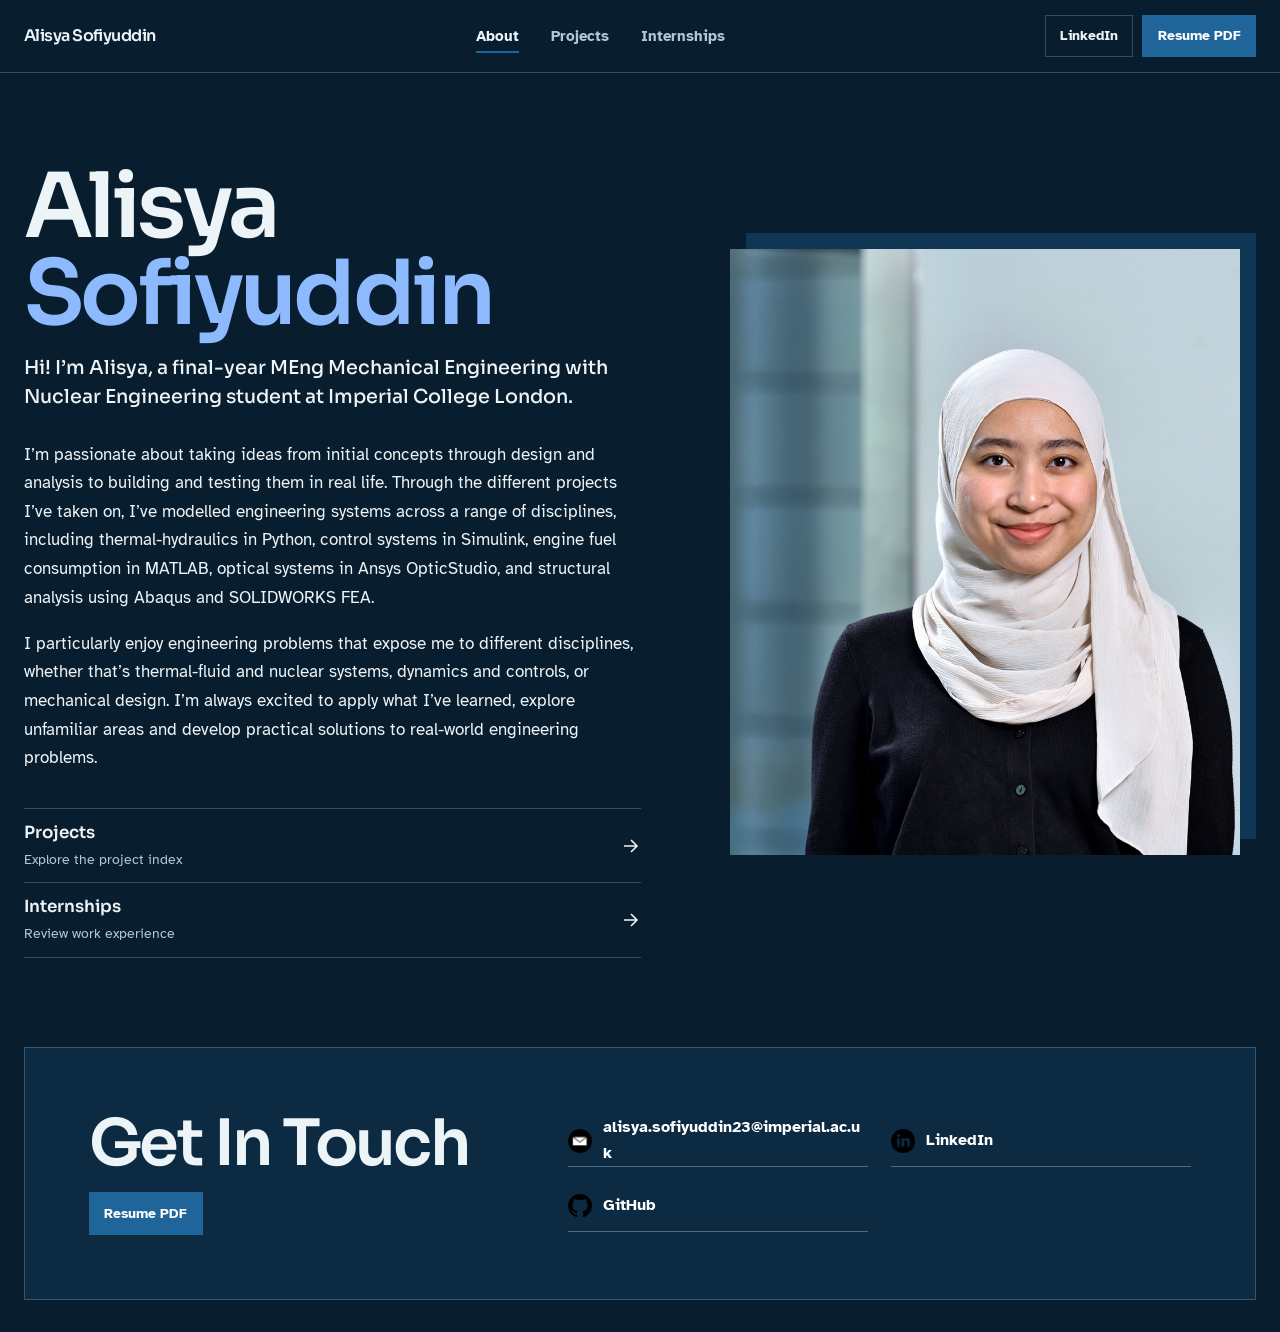
<file: index.html>
<!doctype html>
<html lang="en">
<head>
  <meta charset="utf-8">
  <meta name="viewport" content="width=device-width, initial-scale=1">
  <meta name="theme-color" content="#081d2e">
  <meta name="description" content="Alisya Sofiyuddin, final-year MEng Mechanical Engineering with Nuclear Engineering student at Imperial College London.">
  <title>Alisya Sofiyuddin | About</title>
  <link rel="preload" href="./assets/fonts/sora-latin.woff2" as="font" type="font/woff2" crossorigin>
  <link rel="preload" href="./assets/fonts/atkinson-hyperlegible-regular.ttf" as="font" type="font/ttf" crossorigin>
  <link rel="stylesheet" href="./styles.css">
  <script src="./assets/main.js" defer></script>
</head>
<body>
  <a class="skip-link" href="#main">Skip to content</a>
  <header class="site-header">
    <div class="header-inner">
      <a class="wordmark" href="./index.html#about">Alisya Sofiyuddin</a>
      <nav class="site-nav" aria-label="Main navigation">
        <a href="./index.html#about" aria-current="page">About</a>
        <a href="./projects.html">Projects</a>
        <a href="./internships.html">Internships</a>
      </nav>
      <div class="header-actions">
        <a class="action action-contact" href="https://www.linkedin.com/in/nawal-alisya-mohd-sofiyuddin-039b1524b" target="_blank" rel="noopener noreferrer">LinkedIn</a>
        <a class="action action-resume" href="./assets/Alisya-Sofiyuddin-CV.pdf" target="_blank" rel="noopener">Resume PDF</a>
      </div>
    </div>
  </header>
  <main id="main" class="home-page">
  <section class="home-hero" id="about" aria-labelledby="page-title">
  <div class="hero-copy">
    <div class="hero-introduction">
        <h1 id="page-title">Alisya <span>Sofiyuddin</span></h1>
        <p class="degree">Hi! I’m Alisya, a final-year MEng Mechanical Engineering with Nuclear Engineering student at Imperial College London.</p>
      </div>
    <div class="hero-bio readable-copy">
        <p>I’m passionate about taking ideas from initial concepts through design and analysis to building and testing them in real life. Through the different projects I’ve taken on, I’ve modelled engineering systems across a range of disciplines, including thermal-hydraulics in Python, control systems in Simulink, engine fuel consumption in MATLAB, optical systems in Ansys OpticStudio, and structural analysis using Abaqus and SOLIDWORKS FEA.</p>
        <p>I particularly enjoy engineering problems that expose me to different disciplines, whether that’s thermal-fluid and nuclear systems, dynamics and controls, or mechanical design. I’m always excited to apply what I’ve learned, explore unfamiliar areas and develop practical solutions to real-world engineering problems.</p>
      </div>
    <nav class="hero-paths" aria-label="Explore the portfolio"><a class="hero-path" href="./projects.html"><span><strong>Projects</strong><small>Explore the project index</small></span><svg aria-hidden="true" viewBox="0 0 20 20"><path d="M3 10h13M10 4l6 6-6 6"/></svg></a><a class="hero-path" href="./internships.html"><span><strong>Internships</strong><small>Review work experience</small></span><svg aria-hidden="true" viewBox="0 0 20 20"><path d="M3 10h13M10 4l6 6-6 6"/></svg></a></nav>
  </div>
  <figure class="hero-portrait">
        <img src="./assets/images/591247_ecf56cebf92b455d874b6db072a7bd75~mv2.jpg" alt="Alisya Sofiyuddin" fetchpriority="high" decoding="async">
      </figure>
</section>
</main>
  <footer class="home-contact" id="contact" aria-labelledby="contact-title">
    <div class="footer-main">
      <h2 id="contact-title">Get In Touch</h2>
      <a class="action action-resume" href="./assets/Alisya-Sofiyuddin-CV.pdf" target="_blank" rel="noopener">Resume PDF</a>
    </div>
    <nav class="social-links" aria-label="Contact and social links">
      <a href="mailto:alisya.sofiyuddin23@imperial.ac.uk"><img src="./assets/images/591247_1e1db5848d414c7887131cccd44219f3~mv2.png" alt="">alisya.sofiyuddin23@imperial.ac.uk</a>
      <a href="https://www.linkedin.com/in/nawal-alisya-mohd-sofiyuddin-039b1524b" target="_blank" rel="noopener noreferrer"><img src="./assets/images/11062b_a06d85fa94d64ef68680321f5a043a8c~mv2.png" alt="">LinkedIn</a>
      <a href="https://github.com/n-sya?tab=repositories" target="_blank" rel="noopener noreferrer"><img src="./assets/images/11062b_138b4018ea8244fcb5137cb0e98361f3~mv2.png" alt="">GitHub</a>
    </nav>
  </footer>
</body>
</html>
</file>
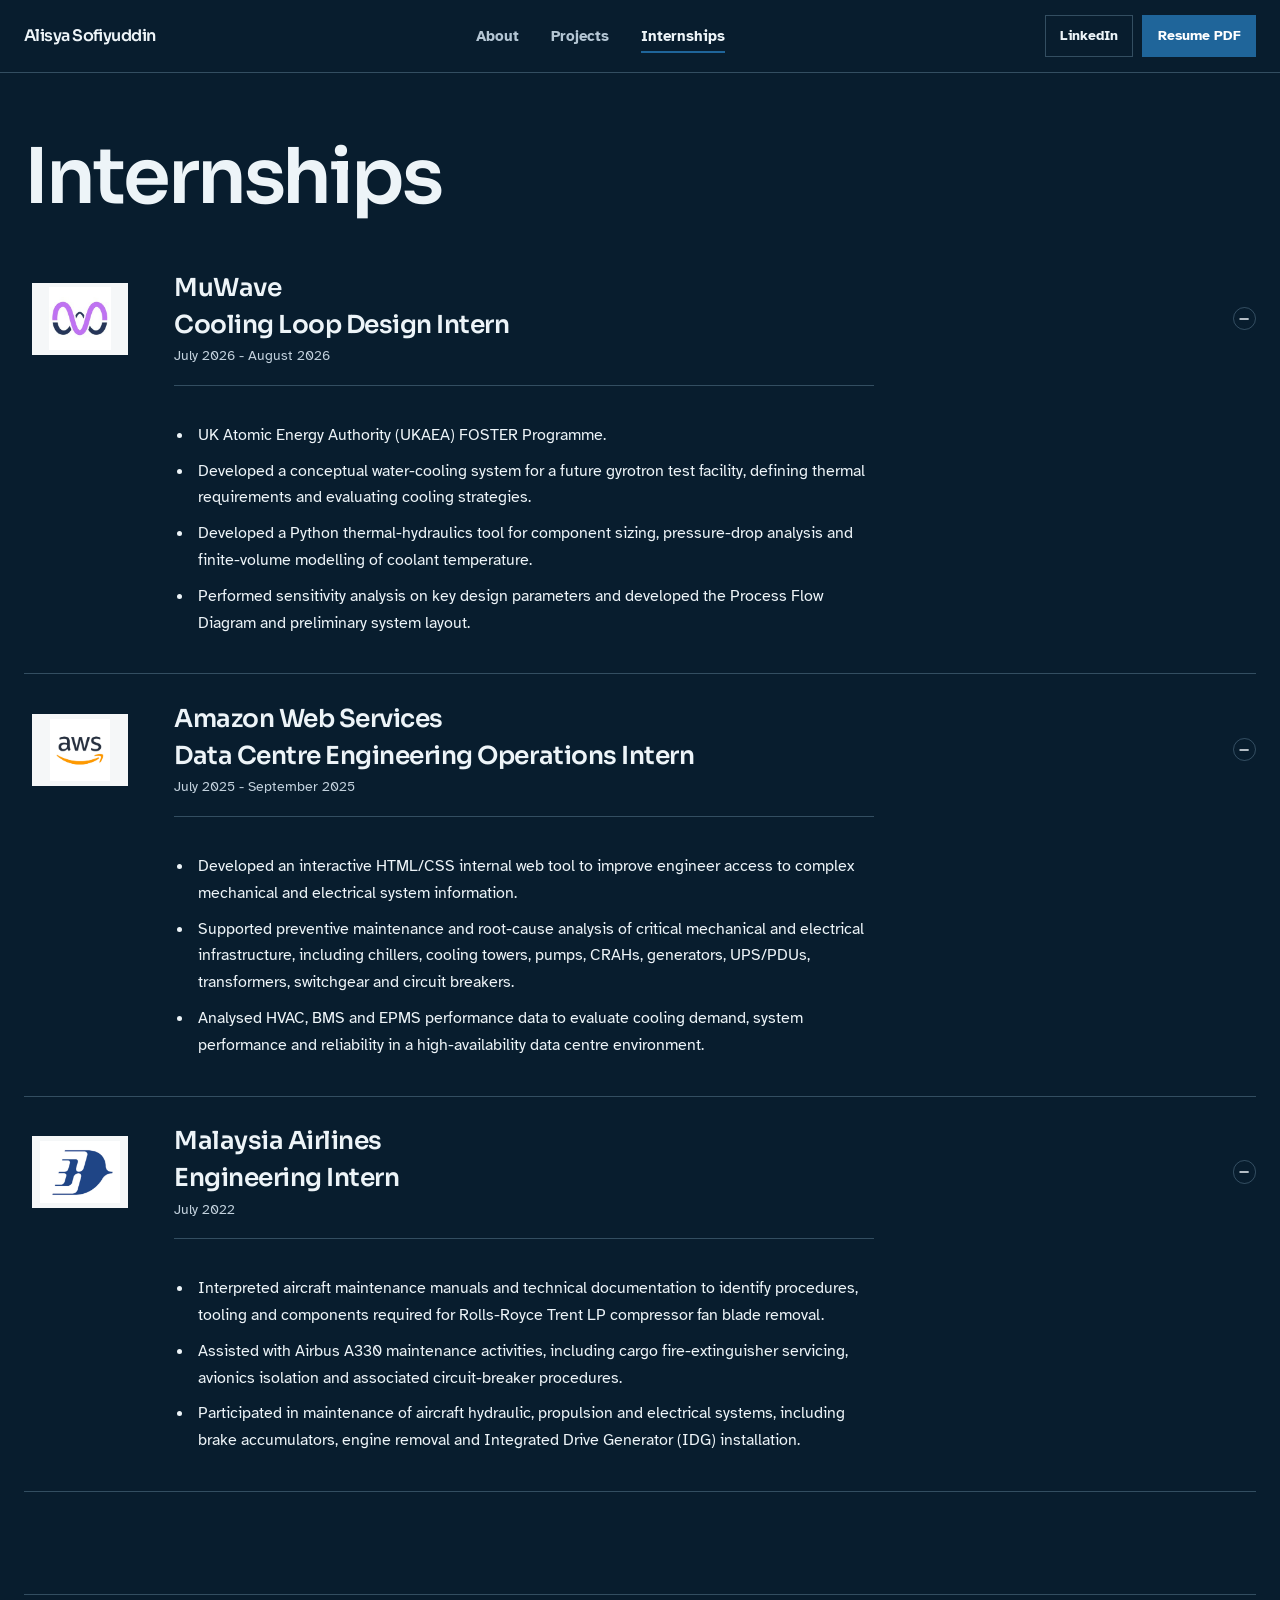
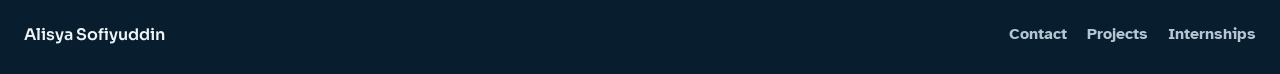
<file: internships.html>
<!doctype html>
<html lang="en">
<head>
  <meta charset="utf-8">
  <meta name="viewport" content="width=device-width, initial-scale=1">
  <meta name="theme-color" content="#081d2e">
  <meta name="description" content="Engineering internship experience of Alisya Sofiyuddin.">
  <title>Internships | Alisya Sofiyuddin</title>
  <link rel="preload" href="./assets/fonts/sora-latin.woff2" as="font" type="font/woff2" crossorigin>
  <link rel="preload" href="./assets/fonts/atkinson-hyperlegible-regular.ttf" as="font" type="font/ttf" crossorigin>
  <link rel="stylesheet" href="./styles.css">
  <script src="./assets/main.js" defer></script>
</head>
<body>
  <a class="skip-link" href="#main">Skip to content</a>
  <header class="site-header">
    <div class="header-inner">
      <a class="wordmark" href="./index.html#about">Alisya Sofiyuddin</a>
      <nav class="site-nav" aria-label="Main navigation">
        <a href="./index.html#about">About</a>
        <a href="./projects.html">Projects</a>
        <a href="./internships.html" aria-current="page">Internships</a>
      </nav>
      <div class="header-actions">
        <a class="action action-contact" href="https://www.linkedin.com/in/nawal-alisya-mohd-sofiyuddin-039b1524b" target="_blank" rel="noopener noreferrer">LinkedIn</a>
        <a class="action action-resume" href="./assets/Alisya-Sofiyuddin-CV.pdf" target="_blank" rel="noopener">Resume PDF</a>
      </div>
    </div>
  </header>
  <main id="main" class="route-page internships-page">
  <section class="page-section internships-section" id="internships" aria-labelledby="internships-title">
      <div class="section-heading route-heading"><h1 id="internships-title">Internships</h1></div>
      <div class="internship-panels">
        <details open class="internship-panel line-panel">
          <summary>
            <img class="company-logo" src="./assets/images/591247_183f3a0985d549e3ad4fc77d37db6260~mv2.jpg" alt="">
            <span class="summary-copy"><span class="company-name">MuWave</span><span class="project-title">Cooling Loop Design Intern</span><span class="project-meta">July 2026 - August 2026</span></span>
            <span class="disclosure-mark" aria-hidden="true"></span>
          </summary>
          <article class="internship-copy readable-copy">
            <ul>
              <li>UK Atomic Energy Authority (UKAEA) FOSTER Programme.</li>
              <li>Developed a conceptual water-cooling system for a future gyrotron test facility, defining thermal requirements and evaluating cooling strategies.</li>
              <li>Developed a Python thermal-hydraulics tool for component sizing, pressure-drop analysis and finite-volume modelling of coolant temperature.</li>
              <li>Performed sensitivity analysis on key design parameters and developed the Process Flow Diagram and preliminary system layout.</li>
            </ul>
          </article>
        </details>
        <details open class="internship-panel line-panel">
          <summary>
            <img class="company-logo" src="./assets/images/591247_28d4f4b04df24023a68ddc1ecde698c2~mv2.jpg" alt="">
            <span class="summary-copy"><span class="company-name">Amazon Web Services</span><span class="project-title">Data Centre Engineering Operations Intern</span><span class="project-meta">July 2025 - September 2025</span></span>
            <span class="disclosure-mark" aria-hidden="true"></span>
          </summary>
          <article class="internship-copy readable-copy">
            <ul>
              <li>Developed an interactive HTML/CSS internal web tool to improve engineer access to complex mechanical and electrical system information.</li>
              <li>Supported preventive maintenance and root-cause analysis of critical mechanical and electrical infrastructure, including chillers, cooling towers, pumps, CRAHs, generators, UPS/PDUs, transformers, switchgear and circuit breakers.</li>
              <li>Analysed HVAC, BMS and EPMS performance data to evaluate cooling demand, system performance and reliability in a high-availability data centre environment.</li>
            </ul>
          </article>
        </details>
        <details open class="internship-panel line-panel">
          <summary>
            <img class="company-logo" src="./assets/images/591247_fd7a13c50ccc4726aa2e22025453334a~mv2.jpg" alt="">
            <span class="summary-copy"><span class="company-name">Malaysia Airlines</span><span class="project-title">Engineering Intern</span><span class="project-meta">July 2022</span></span>
            <span class="disclosure-mark" aria-hidden="true"></span>
          </summary>
          <article class="internship-copy readable-copy">
            <ul>
              <li>Interpreted aircraft maintenance manuals and technical documentation to identify procedures, tooling and components required for Rolls-Royce Trent LP compressor fan blade removal.</li>
              <li>Assisted with Airbus A330 maintenance activities, including cargo fire-extinguisher servicing, avionics isolation and associated circuit-breaker procedures.</li>
              <li>Participated in maintenance of aircraft hydraulic, propulsion and electrical systems, including brake accumulators, engine removal and Integrated Drive Generator (IDG) installation.</li>
            </ul>
          </article>
        </details>
      </div>
    </section>
</main>
  <footer class="page-footer">
  <a class="footer-name" href="./index.html#about">Alisya Sofiyuddin</a>
  <nav aria-label="Footer navigation">
    <a href="./index.html#contact">Contact</a>
    <a href="./projects.html">Projects</a>
    <a href="./internships.html">Internships</a>
  </nav>
</footer>
</body>
</html>
</file>
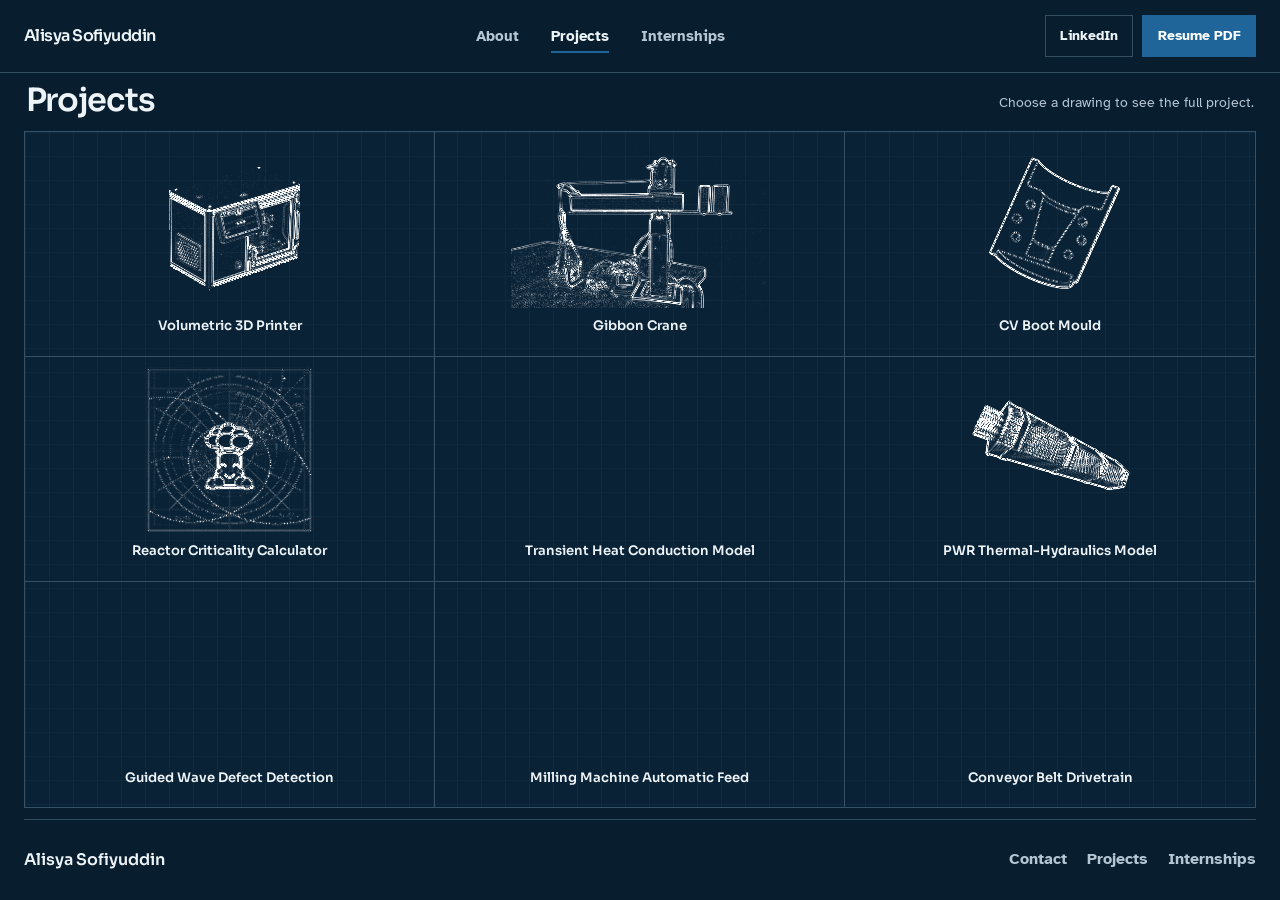
<file: projects.html>
<!doctype html>
<html lang="en">
<head>
  <meta charset="utf-8">
  <meta name="viewport" content="width=device-width, initial-scale=1">
  <meta name="theme-color" content="#081d2e">
  <meta name="description" content="Engineering project portfolio of Alisya Sofiyuddin.">
  <title>Projects | Alisya Sofiyuddin</title>
  <link rel="preload" href="./assets/fonts/sora-latin.woff2" as="font" type="font/woff2" crossorigin>
  <link rel="preload" href="./assets/fonts/atkinson-hyperlegible-regular.ttf" as="font" type="font/ttf" crossorigin>
  <link rel="stylesheet" href="./styles.css">
  <script src="./assets/main.js" defer></script>
</head>
<body>
  <a class="skip-link" href="#main">Skip to content</a>
  <header class="site-header">
    <div class="header-inner">
      <a class="wordmark" href="./index.html#about">Alisya Sofiyuddin</a>
      <nav class="site-nav" aria-label="Main navigation">
        <a href="./index.html#about">About</a>
        <a href="./projects.html" aria-current="page">Projects</a>
        <a href="./internships.html">Internships</a>
      </nav>
      <div class="header-actions">
        <a class="action action-contact" href="https://www.linkedin.com/in/nawal-alisya-mohd-sofiyuddin-039b1524b" target="_blank" rel="noopener noreferrer">LinkedIn</a>
        <a class="action action-resume" href="./assets/Alisya-Sofiyuddin-CV.pdf" target="_blank" rel="noopener">Resume PDF</a>
      </div>
    </div>
  </header>
  <main id="main" class="route-page projects-page">
    <svg class="blueprint-filters" aria-hidden="true" focusable="false" width="0" height="0">
      <filter id="blueprint-edges" x="0%" y="0%" width="100%" height="100%" color-interpolation-filters="sRGB">
        <feGaussianBlur in="SourceGraphic" stdDeviation="0.35" result="soft" />
        <feConvolveMatrix in="soft" order="3" kernelMatrix="0 -1 0 -1 4 -1 0 -1 0" preserveAlpha="true" result="positive" />
        <feConvolveMatrix in="soft" order="3" kernelMatrix="0 1 0 1 -4 1 0 1 0" preserveAlpha="true" result="negative" />
        <feBlend in="positive" in2="negative" mode="screen" result="edges" />
        <feComponentTransfer in="edges" result="levels">
          <feFuncR type="linear" slope="2" intercept="-0.02" />
          <feFuncG type="linear" slope="2" intercept="-0.02" />
          <feFuncB type="linear" slope="2" intercept="-0.02" />
        </feComponentTransfer>
        <feMorphology in="SourceAlpha" operator="erode" radius="2" result="inner" />
        <feComposite in="levels" in2="inner" operator="in" result="masked" />
        <feColorMatrix in="masked" type="matrix" values="0 0 0 0 1 0 0 0 0 1 0 0 0 0 1 0.2126 0.7152 0.0722 0 0" />
      </filter>
    </svg>
    <section class="page-section projects-section" id="projects" aria-labelledby="projects-title">
      <header class="section-heading route-heading">
        <h1 id="projects-title">Projects</h1>
        <p class="route-note">Choose a drawing to see the full project.</p>
      </header>
      <nav class="project-index" id="project-index" aria-label="Project index">
        <a class="index-tile index-volumetric" href="#project-volumetric">
          <img src="./assets/images/591247_9e9eb9f0f0f84bd59efaae5b49da657c~mv2.png" alt="" loading="lazy" decoding="async">
          <span>Volumetric 3D Printer</span>
        </a>
        <a class="index-tile index-gibbon" href="#project-gibbon">
          <img src="./assets/images/591247_7d6dcf4918254ec7a5ec0aade1d3c2fa~mv2.jpg" alt="" loading="lazy" decoding="async">
          <span>Gibbon Crane</span>
        </a>
        <a class="index-tile index-cv" href="#project-cv-boot">
          <img src="./assets/images/591247_071478c8ba2a4c4fb0e516962d72b6f8~mv2.png" alt="" loading="lazy" decoding="async">
          <span>CV Boot Mould</span>
        </a>
        <a class="index-tile index-reactor" href="#project-reactor">
          <img src="./assets/images/591247_5a22b1db7713462a84e2464dca00ea07~mv2.jpg" alt="" loading="lazy" decoding="async">
          <span>Reactor Criticality Calculator</span>
        </a>
        <a class="index-tile index-transient" href="#project-transient">
          <img src="./assets/images/591247_fe0dd765032047d38105c354bf370981~mv2.jpg" alt="" loading="lazy" decoding="async">
          <span>Transient Heat Conduction Model</span>
        </a>
        <a class="index-tile index-pwr" href="#project-pwr">
          <img src="./assets/images/591247_94cd2a28895246f99a893b4a50fb334b~mv2.png" alt="" loading="lazy" decoding="async">
          <span>PWR Thermal-Hydraulics Model</span>
        </a>
        <a class="index-tile index-guided" href="#project-guided-wave">
          <img src="./assets/images/591247_4d285aa36ef640d683c3fe90b72023a5~mv2.png" alt="" loading="lazy" decoding="async">
          <span>Guided Wave Defect Detection</span>
        </a>
        <a class="index-tile index-milling" href="#project-milling">
          <img src="./assets/images/591247_c6856e8312fa4c5f8f95c2dec832092e~mv2.png" alt="" loading="lazy" decoding="async">
          <span>Milling Machine Automatic Feed</span>
        </a>
        <a class="index-tile index-conveyor" href="#project-conveyor">
          <img src="./assets/images/591247_76f633710f664b5ca1279662a4707177~mv2.png" alt="" loading="lazy" decoding="async">
          <span>Conveyor Belt Drivetrain</span>
        </a>
      </nav>

      <div class="project-panels">
        <a class="project-back" href="#project-index">All projects</a>
        <details name="projects" class="project-panel line-panel" id="project-volumetric">
          <summary>
            <span class="summary-copy"><h2 class="project-title">Volumetric 3D Printer</h2><span class="project-meta">Mechanical Design and Manufacturing | Additive Manufacturing | Optomechanics<br>September 2025 - June 2026</span></span>
            <span class="disclosure-mark" aria-hidden="true"></span>
          </summary>
          <article class="project-copy readable-copy">
            <p>This year-long project involved the design, manufacture and testing of a desktop volumetric 3D printer based on Computed Axial Lithography (CAL). Unlike conventional layer-by-layer additive manufacturing, CAL uses a sequence of computed light projections to simultaneously cure a three-dimensional geometry within a rotating volume of photosensitive resin. The project brought together optomechanics, resin formulation, mechanical design, mechatronics and software to develop a complete STL-to-print system.</p>
            <figure><img src="./assets/images/591247_077697be0c894fb5b640fd2c9f258c27f000.jpg" alt="" loading="lazy"></figure>
            <div class="media-grid">
              <figure><img src="./assets/images/591247_5976cb63deac43c284b0ddf840c1c2d0~mv2.png" alt="" loading="lazy"><figcaption>Final CAD</figcaption></figure>
              <figure><img src="./assets/images/591247_e0f92e9c73364786933e3a8713cf23b5~mv2.png" alt="" loading="lazy"><figcaption>Final Product</figcaption></figure>
            </div>
            <h3>Background</h3>
            <p>Computed Axial Lithography (CAL) is a volumetric additive manufacturing technique that differs from conventional 3D printing by forming an object simultaneously rather than layer by layer. A sequence of two-dimensional light patterns is projected into a rotating volume of photosensitive resin, with each projection contributing to the accumulated light dose within the resin. Where this dose exceeds the curing threshold, the resin solidifies to form the desired three-dimensional geometry.</p>
            <p>The process applies the principles of computed tomography in reverse. Rather than reconstructing a 3D object from multiple projections, the desired geometry is used to calculate the projections required to create it. This enables rapid, layerless printing and allows parts to be cured around existing components.</p>
            <figure><img src="./assets/images/591247_13e230638c8f4440b99f0ab57b26aa3c~mv2.png" alt="" loading="lazy"></figure>
            <h3>My Contribution</h3>
            <p>My technical contribution focused on the optomechanical system and photosensitive resin, taking both through experimental testing, simulation and design to manufacture, integration and final printing trials. As project manager, I coordinated the concept development, testing and integration of the overall system.</p>
            <h3>Optomechanics</h3>
            <p>The optomechanical system was responsible for delivering a focused projection across the resin vat within the dimensional constraints of the printer. Based on the available projector module, the optical configuration was investigated through physical testing and modelling, progressing from preliminary ray-tracing simulations to detailed modelling in Ansys OpticStudio. The resulting optical design was then integrated into the final system through custom-designed and manufactured components.</p>
            <h4>Optical Simulation</h4>
            <p>Preliminary ray-tracing simulations were used to investigate potential lens configurations and understand their effect on focal distance and projected image behaviour.</p>
            <figure><img src="./assets/images/591247_dee3a9fbc0924f3fa0953da59e9b68e6~mv2.png" alt="" loading="lazy"></figure>
            <p>Following the preliminary investigation, a more detailed optical model was developed in Ansys OpticStudio using the projector's optical characteristics. The model was used alongside physical testing to evaluate candidate lenses and refine the optical configuration. Simulation and experimental testing led to the selection of a 250 mm focal length, 50.8 mm diameter plano-convex lens, reducing the required projection distance while maintaining the required projected image size.</p>
            <figure><img src="./assets/images/591247_ac38d40605ea4b6d81cfc02d55cbdcf4~mv2.png" alt="" loading="lazy"></figure>
            <h4>Optomechanical Design</h4>
            <p>Following selection of the final optical configuration, a custom two-part lens mount was designed to position the plano-convex lens 32 mm from the projector lens while maintaining alignment with the optical axis. The mount was manufactured in PETG, selected to accommodate the elevated temperatures around the projector during operation.</p>
            <p>A servo-actuated shutter was incorporated into the projection system to prevent unintended resin exposure outside the printing sequence. The shutter physically blocked the optical path before projection began and returned to the closed position immediately after printing.</p>
            <div class="media-grid"><figure><img src="./assets/images/591247_c877b55e904340a7bbb7f5f4976c6aba~mv2.png" alt="" loading="lazy"></figure><figure><img src="./assets/images/591247_03e33e6187594878b843af06b4bdd177~mv2.png" alt="" loading="lazy"></figure></div>
            <h4>Optical Testing</h4>
            <p>Following integration of the optical system, experimental testing was conducted to characterise projection quality across the resin vat and quantify geometric distortion.</p>
            <h5>Resolution and Focus</h5>
            <p>A USAF 1951 resolution target was projected at the front, centre and back of the resin vat to assess image quality throughout the printing volume. Resolution was highest at the centre plane, with changes in focus and magnification observed towards the front and back of the vat.</p>
            <div class="media-grid"><figure><img src="./assets/images/591247_6c947283d1534d149513a41611e3cd42~mv2.png" alt="" loading="lazy"></figure><figure><img src="./assets/images/591247_5c8a126ee8a64659ba30f5fb21659560~mv2.png" alt="" loading="lazy"></figure></div>
            <h5>Distortion Characterisation &amp; Correction</h5>
            <p>Grid projection tests identified barrel distortion within the optical system, with an initial measured TV distortion of −7.94% compared with −2.96% predicted through optical modelling. A Python-based image predistortion algorithm was developed to compensate for the measured deformation prior to projection.</p>
            <div class="media-grid predistortion-images">
              <figure><img src="./assets/images/591247_e87820e6a8484298b628c5db6a3cf3fc~mv2.png" alt="" loading="lazy"></figure>
              <figure><img src="./assets/images/591247_30bb774ff5f74f79b20e94f578534f69~mv2.png" alt="" loading="lazy"></figure>
            </div>
            <h3>Photosensitive Resin</h3>
            <p>The resin formulation had to remain sufficiently transparent for light to penetrate the printing volume while providing a controlled curing response at the projector wavelength. Resin development therefore involved formulation, optical characterisation and experimental curing trials to establish a composition suitable for volumetric printing.</p>
            <h4>Resin Formulation &amp; Characterisation</h4>
            <p>A photosensitive resin was developed using BPAGDA and PEGDA in a 3:1 ratio, with camphorquinone (CQ) and ethyl 4-dimethylaminobenzoate (E4DB) forming the visible-light photoinitiator system. The formulation was designed around the projector's 455 nm blue-light source.</p>
            <p>UV-Vis spectroscopy was used to characterise the optical behaviour of the resin and investigate the effect of photoinitiator concentration on light absorption and penetration through the printing volume.</p>
            <div class="media-grid"><figure><img src="./assets/images/591247_f2ed601c703f49a98f2a9062a64ae0a1~mv2.jpg" alt="" loading="lazy"></figure><figure><img src="./assets/images/591247_9610f945c7124dbdb4a4855ebed77626~mv2.png" alt="" loading="lazy"></figure></div>
            <h4>Curing and Printing Trials</h4>
            <p>Candidate resin formulations were evaluated through controlled curing tests and iterative printing trials. Early tests were used to investigate curing behaviour and refine the resin composition and exposure conditions, progressing from uncontrolled polymerisation to increasingly well-defined geometries.</p>
            <div class="media-grid media-three"><figure><img src="./assets/images/591247_4f359982bd144904b2c037583f926ead~mv2.png" alt="" loading="lazy"></figure><figure><img src="./assets/images/591247_0cb56ca37852428cb970ad20a87bfbf9~mv2.png" alt="" loading="lazy"></figure><figure><img src="./assets/images/591247_1308caf066024dcdbe9a022581fcfd8c~mv2.png" alt="" loading="lazy"></figure></div>
            <h3>Final Results</h3>
            <p>Integration of the optical, resin, rotation, projection and control systems resulted in a functional desktop volumetric 3D printer capable of completing the full workflow from STL input to physical print. Final testing successfully produced axisymmetric geometries, demonstrating volumetric curing within the rotating resin vat.</p>
            <div class="media-grid"><figure><img src="./assets/images/591247_2c3111d908144da4a129b0c7de472e17~mv2.jpg" alt="" loading="lazy"></figure><figure><img src="./assets/images/591247_9bf8f64257184f10a8ddcb466905f12b~mv2.jpg" alt="" loading="lazy"></figure></div>
          </article>
        </details>

        <details name="projects" class="project-panel line-panel" id="project-gibbon">
          <summary><span class="summary-copy"><h2 class="project-title">Gibbon Crane</h2><span class="project-meta">Mechanical Design and Manufacturing<br>September 2024 - June 2025</span></span><span class="disclosure-mark" aria-hidden="true"></span></summary>
          <article class="project-copy readable-copy">
            <h3>Background</h3>
            <p>The Gibbon Crossing Crane was a group engineering project undertaken at Imperial College London, inspired by the New Scientist and LEGO Group's Build the Change competition. The project involved designing, manufacturing and testing a scaled prototype of a crane intended to transport gibbons between forest habitats fragmented by roads.</p>
            <p>The proposed solution integrated a manually operated winch, a servo-driven rotating arm and a transport enclosure. The prototype was designed to lift a 3.6 kg load through a minimum vertical distance of 15 cm and transport it horizontally over 25 cm.</p>
            <figure><img src="./assets/images/591247_7d6dcf4918254ec7a5ec0aade1d3c2fa~mv2.jpg" alt="" loading="lazy"></figure>
            <h3>Design &amp; Development</h3>
            <p>The design process involved developing a Product Design Specification (PDS) and conducting morphological analysis to evaluate alternative mechanisms.</p>
            <p>The final design incorporated a spring-loaded ratchet winch, a servo-driven rotating arm and an I-beam structure fabricated from EN1A steel. Counterweights were incorporated to maintain balance during operation.</p>
            <figure><img src="./assets/images/591247_f83970d5952f4956a7427e8b8ff1bfae~mv2.png" alt="" loading="lazy"><figcaption>Winch Subassembly Design</figcaption></figure>
            <h3>Structural Analysis and FEA</h3>
            <p>Structural analysis was conducted to evaluate the horizontal arm and upright support under the specified loading conditions. Hand calculations and finite element analysis were used to assess stresses and verify the suitability of the selected structural configurations.</p>
            <p>The horizontal arm achieved a maximum von Mises equivalent stress of 2.42 MPa, corresponding to a safety factor of 99. The upright support achieved an equivalent stress of 2.65 MPa and a safety factor of 45.</p>
            <p>These results supported the structural design and material selection for the prototype.</p>
            <figure><img src="./assets/images/591247_69afe783761642e8b3bdab329a70852f~mv2.png" alt="" loading="lazy"></figure>
            <p>The winch incorporated a spring-loaded ratchet mechanism to prevent unintended backward rotation during lifting and transportation.</p>
            <p>Finite element analysis was performed on the ratchet gear to investigate local stress concentrations. The simulation results were validated against hand calculations of the expected contact stresses, producing a safety factor of 173 at the identified stress concentration.</p>
            <p>The analysis supported the suitability of the ratchet mechanism for the required loading conditions.</p>
            <h4>Structural Analysis</h4>
            <h4>Ratchet Mechanism Analysis</h4>
            <h3>Manufacturing and Integration</h3>
            <p>The prototype was manufactured using conventional machining, CNC milling, sheet-metal bending, spot welding, laser cutting and 3D printing.</p>
            <p>An Arduino-controlled servo motor enabled 180° rotation at 5 rpm to minimise load sway. A traffic-light indicator system was integrated to communicate operating status.</p>
            <p>The completed prototype successfully integrated the lifting, rotation and transport mechanisms, with individual subassemblies passing testing.</p>
            <p>The project demonstrated the integration of mechanical design, structural analysis, FEA, manufacturing and electromechanical control within a functional prototype.</p>
            <h3>Testing and Results</h3>
            <figure><img src="./assets/images/591247_c06d4b84f2b04986b6f11fa0a35ae208f000.jpg" alt="" loading="lazy"></figure>
          </article>
        </details>

        <details name="projects" class="project-panel line-panel" id="project-cv-boot">
          <summary><span class="summary-copy"><h2 class="project-title">CV Boot Mould</h2><span class="project-meta">Mechanical Design and Manufacturing<br>September 2025 - June 2026</span></span><span class="disclosure-mark" aria-hidden="true"></span></summary>
          <article class="project-copy readable-copy">
            <h3>Background</h3>
            <p>Imperial Formula Racing required custom silicone CV boots to accommodate the spacial constraints of the car, where the boot geometry needed to provide sufficient clearance from the surrounding shafts and drivetrain components.</p>
            <p>To manufacture the custom geometry, a reusable 3D-printed PLA mould was required. The initial design used a two-piece construction, consisting of an outer mould and an internal core inserted from above. However, after the silicone was cast and cured, the finished CV boot could not be removed without breaking the mould. This made the initial design unsuitable for repeatable manufacture.</p>
            <h3>Initial Investigation</h3>
            <p>The initial hypothesis was that the silicone was becoming mechanically trapped by the layer striations on the internal surfaces of the 3D-printed mould. Before redesigning the mould, I investigated methods of improving demoulding, including the use of release agents and surface finishing.</p>
            <p>For the second manufacturing attempt, the internal mould surfaces were sanded to reduce surface roughness before a release agent was applied. However, after curing, the silicone boot remained trapped within the mould. This indicated that surface finish alone was not the main limitation and that the mould architecture itself needed to be reconsidered.</p>
            <div class="media-grid"><figure><img src="./assets/images/591247_4b8a014bbbc347f29a264bdb87eff156~mv2.jpeg" alt="" loading="lazy"></figure><figure><img src="./assets/images/591247_850ea4c5417d4f26a64293ce7ccbf1f7f000.jpg" alt="" loading="lazy"></figure></div>
            <h3>Design Iteration</h3>
            <p>Following the unsuccessful second attempt, I redesigned the mould as a three-piece assembly to allow it to be separated around the cured CV boot rather than requiring the boot to be pulled from a rigid outer mould.</p>
            <p>The outer section was divided into two removable halves. Locating features were incorporated into the mating surfaces, with protruding features on one half corresponding to locating holes on the other, allowing the two sections to realign accurately during assembly. he halves could then be clamped together during casting while remaining separable after the silicone had cured.</p>
            <h3>Final Outcome</h3>
            <p>The three-piece mould successfully allowed the cured silicone CV boot to be removed without damaging the mould, enabling the mould to be reused for subsequent parts. The resulting custom CV boots were fitted to Imperial Formula Racing's 2026 car.</p>
            <div class="media-grid media-three"><figure><img src="./assets/images/591247_7347712f3ff6444096552a1f28e69fd0~mv2.jpeg" alt="" loading="lazy"></figure><figure><img src="./assets/images/591247_462b112257fb4440af25a3228107ba1b~mv2.jpg" alt="" loading="lazy"></figure><figure><img src="./assets/images/591247_84877c02e2784629bdabd7a0cca2b7e0~mv2.jpg" alt="" loading="lazy"></figure></div>
          </article>
        </details>

        <details name="projects" class="project-panel line-panel" id="project-reactor">
          <summary><span class="summary-copy"><h2 class="project-title">Reactor Criticality Calculator</h2><span class="project-meta">Computational Nuclear Engineering<br>September 2025</span></span><span class="disclosure-mark" aria-hidden="true"></span></summary>
          <article class="project-copy readable-copy">
            <h3>Background</h3>
            <p>This Python programme was developed to calculate the neutron multiplication factor of a reactor mixture and classify the system as subcritical, critical or supercritical. Tkinter was used to develop the graphical interface, JSON to store thermal neutron cross-section data, and Pytest to automate unit and functional testing of the calculation workflow.</p>
            <figure><img src="./assets/images/591247_bfabc2ebfe524c979b69dcabaa48446f~mv2.png" alt="" loading="lazy"></figure>
            <h3>Criticality Model</h3>
            <p>This model assumes one-speed thermal neutrons, zero neutron leakage, homogeneous material composition, constant microscopic cross sections, and no spatial or energy dependence of the neutron flux.</p>
            <div class="media-grid media-three"><figure><img src="./assets/images/591247_8fd511f8f1f74f3e8f62944e2a258564~mv2.png" alt="" loading="lazy"></figure><figure><img src="./assets/images/591247_c06a606a09084fcebc48c8e11d18ad07~mv2.png" alt="" loading="lazy"></figure><figure><img src="./assets/images/591247_d415eeca38d24b6c8842a998fafcb19c~mv2.png" alt="" loading="lazy"></figure></div>
            <h3>Verification and Testing</h3>
            <p>Pytest unit tests verify individual calculations, including cross-section conversion, macroscopic cross sections, multiplication factor and criticality classification. JSON-driven functional tests verify the complete calculation workflow using subcritical, critical and supercritical test cases.</p>
            <figure><img src="./assets/images/591247_845706462d74475c93fa041dadf6e465~mv2.png" alt="" loading="lazy"></figure>
          </article>
        </details>

        <details name="projects" class="project-panel line-panel" id="project-transient">
          <summary><span class="summary-copy"><h2 class="project-title">Transient Heat Conduction Model</h2><span class="project-meta">Heat Transfer<br>March 2025</span></span><span class="disclosure-mark" aria-hidden="true"></span></summary>
          <article class="project-copy readable-copy">
            <h3>Background</h3>
            <p>This Python programme models transient radial heat conduction in a cylindrical resistor with uniform internal heat generation and convective cooling at its outer surface. The heat equation is solved using both Explicit Finite Difference and Crank–Nicolson methods, allowing their numerical behaviour and resulting temperature distributions to be compared. Tkinter was used to develop the graphical interface, while NumPy was used for the numerical calculations and Matplotlib for visualising the transient temperature field.</p>
            <figure><img src="./assets/images/591247_f580aafeb5a54cc48ca10e35927f1b47~mv2.png" alt="" loading="lazy"></figure>
            <h3>Numerical Model</h3>
            <p>The cylindrical heat equation was discretised independently using Explicit Finite Difference Method and Crank-Nicolson schemes, with centreline symmetry and a convective boundary condition applied at the resistor surface.</p>
            <div class="media-grid"><figure><img src="./assets/images/591247_fd365f025ea84ce2a87aebd585839ed2~mv2.png" alt="" loading="lazy"></figure><figure><img src="./assets/images/591247_23c996da50e545cbabf2dba186f2c669~mv2.png" alt="" loading="lazy"></figure></div>
            <h3>Results and Visualisation</h3>
            <p>The independently implemented Explicit and Crank–Nicolson solvers were compared to assess numerical agreement. Results were visualised through radial temperature profiles, two-dimensional temperature fields and an animation of the transient thermal response.</p>
            <div class="media-grid"><figure><img src="./assets/images/591247_f7ca3b0a6c63423c96ee3010f6c05186~mv2.png" alt="" loading="lazy"></figure><figure><img src="./assets/images/591247_ad81d63c44a84aa3bcf60082fdb4921a~mv2.png" alt="" loading="lazy"></figure><figure><img src="./assets/images/591247_68dc1ea36fcf42679b30fd19c516165a~mv2.png" alt="" loading="lazy"></figure><figure><img src="./assets/images/591247_470c97641aec48c1a6d3142de8fae985f000.jpg" alt="" loading="lazy"></figure></div>
            <h3>Verification and Testing</h3>
            <p>Unit and functional tests verify grid generation, Fourier number calculation, both numerical solvers, boundary behaviour, GUI inputs and agreement between the Explicit and Crank–Nicolson solutions. JSON-defined test cases are used to evaluate different physical and numerical configurations.</p>
          </article>
        </details>

        <details name="projects" class="project-panel line-panel" id="project-pwr">
          <summary><span class="summary-copy"><h2 class="project-title">PWR Thermal-Hydraulics Model</h2><span class="project-meta">Python Modelling<br>September 2025</span></span><span class="disclosure-mark" aria-hidden="true"></span></summary>
          <article class="project-copy readable-copy">
            <h3>Background</h3>
            <p>This project involved developing a Python thermal-hydraulics model for the steady-state, single-phase analysis of a simplified Pressurised Water Reactor coolant subchannel. The model calculates coolant flow characteristics, convective heat transfer, channel pressure drop, and axial coolant and clad surface temperature distributions. A Tkinter GUI allows model inputs to be modified and results visualised without changing the source code.</p>
            <figure><img src="./assets/images/591247_c89d0bd992734897849b523b0b5508dd~mv2.png" alt="" loading="lazy"></figure>
            <h3>Thermal-Hydraulic Model</h3>
            <p>The model represents a single coolant subchannel surrounding a fuel rod in a square lattice. Subchannel geometry is used to determine hydraulic diameter and flow area, followed by Reynolds and Prandtl number calculations to characterise the coolant flow.</p>
            <p>Convective heat transfer is modelled using the Dittus-Boelter correlation, while a Fanning friction-factor correlation is used to calculate wall-friction pressure drop through the channel.</p>
            <div class="media-grid"><figure><img src="./assets/images/591247_567676d5d8ba4048a65dc79b246f193e~mv2.png" alt="" loading="lazy"></figure><figure><img src="./assets/images/591247_0a3a5ef193e541e0941561da1d3056c9~mv2.png" alt="" loading="lazy"></figure></div>
            <h3>Axial Temperature and Power Distribution</h3>
            <p>A cosine axial pin linear power distribution is used to represent heat generation along the fuel rod. A steady-flow energy balance determines the resulting coolant temperature rise, while the clad surface temperature is calculated from the local convective heat-transfer coefficient and heat flux.</p>
            <div class="media-grid"><figure><img src="./assets/images/591247_5cb0da72b5e044ad9ccc166e1b28a99a~mv2.png" alt="" loading="lazy"></figure><figure><img src="./assets/images/591247_9a942a1257e94908b8f49c7b3faee7bf~mv2.png" alt="" loading="lazy"></figure></div>
            <h3>Pressure Drop Analysis</h3>
            <p>Channel pressure loss is calculated from the turbulent Fanning friction factor and the subchannel hydraulic diameter. The model evaluates the cumulative wall-friction pressure drop along the coolant channel.</p>
            <figure><img src="./assets/images/591247_e510a27615f64dc19a5d7ebdef04a655~mv2.png" alt="" loading="lazy"></figure>
            <h3>GUI and Model Outputs</h3>
            <p>The Tkinter interface allows operating and geometric parameters including fuel-rod dimensions, mass flow rate, coolant properties and inlet temperature to be modified directly. The model then reports key thermal-hydraulic quantities and updates the generated plots.</p>
            <p>Outputs include: Reynolds number, Prandtl number, Nusselt number, Heat-transfer coefficient, Pressure drop, Coolant outlet temperature, and Channel temperature rise.</p>
            <figure><img src="./assets/images/591247_0cd36154189b427ca7577db5d95a63d3~mv2.png" alt="" loading="lazy"></figure>
            <h3>Verification and Testing</h3>
            <p>Unit and functional tests were implemented to verify individual thermal-hydraulic calculations and the behaviour of the complete analysis pipeline. The current test suite contains 32 tests.</p>
            <h3>Assumptions and Limitations</h3>
            <p>The model assumes steady-state, single-phase turbulent flow with constant coolant properties and no boiling, cross-flow, spacer-grid losses or local inlet/outlet losses. It is intended as an engineering modelling tool rather than a detailed reactor-core simulation.</p>
            <p>Future development could include temperature-dependent coolant properties, spacer-grid losses and more detailed subchannel modelling.</p>
          </article>
        </details>

        <details name="projects" class="project-panel line-panel" id="project-guided-wave">
          <summary><span class="summary-copy"><h2 class="project-title">Guided Wave Defect Detection</h2><span class="project-meta">Literature Review<br>October 2025 - December 2025</span></span><span class="disclosure-mark" aria-hidden="true"></span></summary>
          <article class="project-copy readable-copy">
            <h3>Abstract</h3>
            <p>This literature review examined the application of ultrasonic guided waves in characterising structures and detecting defects. The fundamentals of bulk and guided waves were first established, recognising the long-range inspection capability of guided waves due to their confinement by waveguide boundaries. The four main attenuation mechanisms including intrinsic material absorption, scattering, geometrical spreading, and leaky wave losses were then explored. Leaky wave attenuation was identified to dominate in embedded waveguides, with soil porosity, compaction and saturation governing bulk and shear stiffness, thereby influencing impedance mismatch and attenuation magnitude. Attenuation was found to be a function of frequency, while finite element models tended to underestimate field values due to idealised assumptions. Guided wave interactions with defects showed that the refection coefficient increased with defect depth, axial and circumferential extent. Finally, practical considerations including transducer bandwidth, temperature variations and signal processing techniques were discussed.</p>
            <div class="media-grid media-three guided-pages">
              <figure><img src="./assets/images/591247_bf50f2b9825549018f96c385eb1ac16a~mv2.png" alt="" loading="lazy"><figcaption>Page 1</figcaption></figure>
              <figure><img src="./assets/images/591247_21080297d4d9471486ae412474f1a2c3~mv2.png" alt="" loading="lazy"><figcaption>Page 2</figcaption></figure>
              <figure><img src="./assets/images/591247_1373ebefa39444edb0cda4d0f4f362b5~mv2.png" alt="" loading="lazy"><figcaption>Page 27</figcaption></figure>
            </div>
            <p>1/27</p>
          </article>
        </details>

        <details name="projects" class="project-panel line-panel" id="project-milling">
          <summary><span class="summary-copy"><h2 class="project-title">Milling Machine Automatic Feed</h2><span class="project-meta">Mechanical Design and Manufacturing<br>February 2025</span></span><span class="disclosure-mark" aria-hidden="true"></span></summary>
          <article class="project-copy readable-copy">
            <h3>Background</h3>
            <p>This project focused on designing a motorised automatic feed system for the x-axis of a milling machine, aimed at the premium do-it-yourself (DIY) market. The design was built around four main requirements: a high-speed, low-torque motor, power from a rechargeable battery, retention of manual movement, and optimisation for a production run of 10,000 units.</p>
            <div class="media-grid"><figure><img src="./assets/images/591247_e1850ebed8d64cd38466c609e924101e~mv2.png" alt="" loading="lazy"></figure><figure><img src="./assets/images/591247_401a10fd5b7845d3b650c9e9dd66cdc2~mv2.png" alt="" loading="lazy"></figure></div>
            <h3>Design Overview</h3>
            <p>In the final design, the table is supported by a casing housing the complete transmission, including the lead screw, allowing the entire assembly to travel with the table. Rotation of the lead screw against the ball screw, which is fixed to the machine base, drives the table along the x-axis. The feed speed is adjusted using a control knob, while a joystick allows the user to switch between automatic and manual operation.</p>
            <h4>Transmission Design</h4>
            <div class="media-grid"><figure><img src="./assets/images/591247_16344bbc31fa452680f126fa15d67b75~mv2.png" alt="" loading="lazy"></figure><figure><img src="./assets/images/591247_68d95fea3bec44de8f208f14fdbe8170~mv2.png" alt="" loading="lazy"></figure></div>
            <h4>Clutch Design</h4>
            <p>The clutch uses splined shafts and sleeves to enable smooth torque transmission while allowing axial movement.</p>
            <div class="media-grid media-three"><figure><img src="./assets/images/591247_129d5782d3534060a95c06d61349cab3~mv2.png" alt="" loading="lazy"></figure><figure><img src="./assets/images/591247_c2565dbbbff24f08b4b620cdc88434d0~mv2.png" alt="" loading="lazy"></figure><figure><img src="./assets/images/591247_64a9883ece124510b5ba9aba8005c09c~mv2.png" alt="" loading="lazy"></figure></div>
            <h3>Material Selection</h3>
            <h4>Lead Screw</h4>
            <p>Material selection for the lead screw used an Ansys Granta (CES) Ashby map of tensile strength against hardness, reflecting requirements for axial load capacity and wear resistance. High carbon steel was selected for its high tensile strength and hardness, good machinability when annealed, and low cost at the required production volume.</p>
            <figure><img src="./assets/images/591247_c585f7ee871449bda8c36cc3fb374140~mv2.png" alt="" loading="lazy"></figure>
            <h3>Ergonomics</h3>
            <p>Ergonomics were considered across the user controls, with the joystick, speed dial and handwheel designed for comfortable and intuitive operation. The joystick controls clutch engagement, the grooved dial adjusts automatic feed speed, and the handwheel enables easy manual positioning of the table.</p>
            <div class="media-grid media-three"><figure><img src="./assets/images/591247_c7ee239139a54ae9b57781230281ba9f~mv2.png" alt="" loading="lazy"></figure><figure><img src="./assets/images/591247_ac3cda36e0fa4171b95133585dc28e29~mv2.png" alt="" loading="lazy"></figure><figure><img src="./assets/images/591247_1f9771a86e6c40dfaf449f00eea40c68~mv2.png" alt="" loading="lazy"></figure><figure><img src="./assets/images/591247_977802d93b6c44d684fc220de8ef01ef~mv2.png" alt="" loading="lazy"></figure></div>
            <h3>Failure Modes and Mitigation</h3>
            <h4>Potential Failure Mode</h4>
            <h4>Methods of Mitigation</h4>
            <figure><img src="./assets/images/591247_4f342a18495141389a5e021451397794~mv2.png" alt="" loading="lazy"></figure>
            <ul><li>Increased clearance between mating components</li><li>Reduced axial gap between engaging splines</li><li>Lead-in chamfers to guide spline engagement</li></ul>
            <h5>Alignment Issues</h5>
            <figure><img src="./assets/images/591247_cbba71e4bb8c4f0b9eaee1af3b342a07~mv2.png" alt="" loading="lazy"></figure>
            <ul><li>High-hardness, wear-resistant materials</li><li>Lubrication of sliding contact surfaces</li><li>Optimised surface finishes and treatments</li></ul>
            <h5>Excessive Wear</h5>
          </article>
        </details>

        <details name="projects" class="project-panel line-panel" id="project-conveyor">
          <summary><span class="summary-copy"><h2 class="project-title">Conveyor Belt Drivetrain</h2><span class="project-meta">Mechanical Design and Manufacturing<br>March 2024</span></span><span class="disclosure-mark" aria-hidden="true"></span></summary>
          <article class="project-copy readable-copy">
            <h3>Background</h3>
            <p>This project revolves around designing a drivetrain for a conveyor system used to feed material into a chain-link manufacturing process. It involved developing a two-stage transmission to achieve the required conveyor speed and torque, selecting gears, pulleys, belts and bearings, and designing the supporting shafts and mounting arrangement in SOLIDWORKS. Detailed engineering drawings were also produced alongside a manufacturing and assembly plan for the drivetrain.</p>
            <h3>Drivetrain Design</h3>
            <figure><img src="./assets/images/591247_6caf4cac0310458081996ff9829c7b3a~mv2.png" alt="" loading="lazy"></figure>
            <h3>Assembly Drawings</h3>
            <figure><img src="./assets/images/591247_694f1ac844544a039fd4381472b1206d~mv2.png" alt="" loading="lazy"></figure>
            <h3>Transmission Shaft Drawing</h3>
            <figure><img src="./assets/images/591247_49393aaef5224949ad0ff744775a5f6a~mv2.png" alt="" loading="lazy"></figure>
            <h3>Manufacturing Considerations</h3>
            <figure><img src="./assets/images/591247_03744c80044844f285685f5e7ba306a5~mv2.png" alt="" loading="lazy"></figure>
          </article>
        </details>
      </div>
    </section>
</main>
  <footer class="page-footer">
  <a class="footer-name" href="./index.html#about">Alisya Sofiyuddin</a>
  <nav aria-label="Footer navigation">
    <a href="./index.html#contact">Contact</a>
    <a href="./projects.html">Projects</a>
    <a href="./internships.html">Internships</a>
  </nav>
</footer>
</body>
</html>
</file>
<file: styles.css>
@font-face {
  font-family: "Sora";
  src: url("./assets/fonts/sora-latin.woff2") format("woff2");
  font-style: normal;
  font-weight: 400 700;
  font-display: swap;
}

@font-face {
  font-family: "Atkinson Hyperlegible";
  src: url("./assets/fonts/atkinson-hyperlegible-regular.ttf") format("truetype");
  font-style: normal;
  font-weight: 400;
  font-display: swap;
}

@font-face {
  font-family: "Atkinson Hyperlegible";
  src: url("./assets/fonts/atkinson-hyperlegible-bold.ttf") format("truetype");
  font-style: normal;
  font-weight: 700;
  font-display: swap;
}

:root {
  color-scheme: light;
  --canvas: #f3f6f8;
  --surface: #fff;
  --ink: #172735;
  --muted: #4b5e6d;
  --rule: #d4dde5;
  --blue: #2857e8;
  --blue-soft: #e3ebf8;
  --display: "Sora", sans-serif;
  --body: "Atkinson Hyperlegible", sans-serif;
  background: var(--canvas);
  color: var(--ink);
  font-family: var(--body);
  font-size: 1rem;
  font-synthesis: none;
  text-rendering: optimizeLegibility;
  scrollbar-color: var(--blue) var(--canvas);
  scrollbar-width: thin;
}

* { box-sizing: border-box; }

html { scroll-padding-top: 6.5rem; }

body {
  min-width: 320px;
  margin: 0;
  background: var(--canvas);
  color: var(--ink);
  line-height: 1.6;
  caret-color: var(--blue);
}

::selection { background: var(--blue); color: #fff; }

img { display: block; max-width: 100%; }

figure,
h1,
h2,
h3,
h4,
h5,
p { margin-top: 0; }

a { color: inherit; text-underline-offset: 0.2em; }
a:hover { color: var(--blue); }

a:focus-visible,
summary:focus-visible {
  outline: 3px solid var(--blue);
  outline-offset: 4px;
}

.skip-link {
  position: fixed;
  z-index: 20;
  top: 0.5rem;
  left: 0.5rem;
  padding: 0.7rem 1rem;
  transform: translateY(-160%);
  background: var(--surface);
  color: var(--ink);
  font-weight: 700;
}

.skip-link:focus { transform: translateY(0); }

.site-header {
  position: sticky;
  z-index: 10;
  top: 0;
  border-bottom: 1px solid var(--rule);
  background: var(--canvas);
}

.header-inner {
  display: grid;
  grid-template-columns: auto 1fr auto;
  width: min(100% - 3rem, 1280px);
  min-height: 4.5rem;
  align-items: center;
  gap: clamp(1rem, 2.6vw, 2.5rem);
  margin-inline: auto;
}

.wordmark {
  color: var(--ink);
  font-family: var(--display);
  font-size: 1rem;
  font-weight: 600;
  letter-spacing: -0.035em;
  text-decoration: none;
  white-space: nowrap;
}

.site-nav,
.header-actions {
  display: flex;
  align-items: center;
}

.site-nav {
  justify-content: center;
  gap: clamp(1rem, 2.5vw, 2.25rem);
}

.site-nav a {
  position: relative;
  padding-block: 0.6rem;
  color: var(--muted);
  font-size: 0.94rem;
  font-weight: 700;
  text-decoration: none;
  transition: color 150ms ease;
}

.site-nav a:hover,
.site-nav a[aria-current="page"] { color: var(--ink); }

.site-nav a[aria-current="page"]::after {
  position: absolute;
  right: 0;
  bottom: 0.28rem;
  left: 0;
  height: 2px;
  background: var(--blue);
  content: "";
}

.header-actions { gap: 0.55rem; }

.action {
  display: inline-flex;
  min-height: 2.65rem;
  align-items: center;
  justify-content: center;
  border: 1px solid transparent;
  padding: 0.55rem 0.9rem;
  font-size: 0.9rem;
  font-weight: 700;
  line-height: 1.2;
  text-decoration: none;
  transition: background-color 150ms ease, color 150ms ease, border-color 150ms ease;
}

.action-resume {
  background: var(--blue);
  color: #fff;
}

.action-contact {
  border-color: var(--rule);
  background: transparent;
  color: var(--ink);
}

.action-resume:hover { background: var(--ink); color: #fff; }
.action-contact:hover { border-color: var(--ink); background: var(--ink); color: #fff; }

.home-page,
.route-page {
  width: min(100% - 3rem, 1280px);
  margin-inline: auto;
}

.home-hero {
  display: grid;
  grid-template-columns: minmax(0, 1.08fr) minmax(19rem, 0.92fr);
  align-items: center;
  gap: clamp(2.5rem, 7vw, 7rem);
  padding-block: clamp(3rem, 7vw, 6.5rem) clamp(3.5rem, 7vw, 6rem);
}

.hero-copy { min-width: 0; }

.hero-introduction h1,
.route-heading h1 {
  margin-bottom: 1rem;
  font-family: var(--display);
  font-size: clamp(3.2rem, 7vw, 6rem);
  font-weight: 600;
  letter-spacing: -0.04em;
  line-height: 0.98;
  text-wrap: balance;
}

.hero-introduction h1 span { display: block; color: var(--blue); }

.degree {
  max-width: 50ch;
  margin-bottom: 1.8rem;
  font-family: var(--display);
  font-size: clamp(1.08rem, 1.5vw, 1.28rem);
  font-weight: 500;
  line-height: 1.5;
}

.readable-copy {
  max-width: 70ch;
  font-size: 1.04rem;
  line-height: 1.72;
}

.readable-copy p { margin-bottom: 1.05em; }
.readable-copy p:last-child { margin-bottom: 0; }

.hero-paths {
  margin-top: 2.2rem;
  border-top: 1px solid var(--rule);
}

.hero-path {
  display: flex;
  min-height: 4.5rem;
  align-items: center;
  justify-content: space-between;
  gap: 1rem;
  border-bottom: 1px solid var(--rule);
  padding-block: 0.7rem;
  color: var(--ink);
  text-decoration: none;
}

.hero-path span { display: grid; gap: 0.1rem; }
.hero-path strong { font-family: var(--display); font-size: 1.05rem; font-weight: 600; }
.hero-path small { color: var(--muted); font-size: 0.88rem; }
.hero-path svg { width: 1.25rem; flex: 0 0 1.25rem; fill: none; stroke: currentColor; stroke-width: 1.6; transition: transform 160ms ease; }
.hero-path:hover { color: var(--blue); }
.hero-path:hover svg { transform: translateX(4px); }

.hero-portrait {
  position: relative;
  z-index: 0;
  aspect-ratio: 0.84;
  margin: 0 1rem 1rem 0;
}

.hero-portrait::before {
  position: absolute;
  z-index: -1;
  inset: -1rem -1rem 1rem 1rem;
  background: var(--blue-soft);
  content: "";
}

.hero-portrait img {
  width: 100%;
  height: 100%;
  object-fit: cover;
  object-position: center 30%;
}

.home-contact {
  display: grid;
  grid-template-columns: minmax(0, 0.8fr) minmax(0, 1.2fr);
  align-items: center;
  gap: 2rem 4rem;
  width: min(100% - 3rem, 1280px);
  margin: 0 auto 2rem;
  background: var(--ink);
  color: #f5f7fa;
  padding: clamp(1.5rem, 5vw, 4rem);
}

.footer-main { display: grid; gap: 1rem; }

.footer-main h2 {
  margin: 0;
  font-family: var(--display);
  font-size: clamp(2.4rem, 5vw, 4.2rem);
  font-weight: 600;
  letter-spacing: -0.04em;
  line-height: 1;
}

.home-contact .action-resume { justify-self: start; }

.social-links {
  display: grid;
  grid-template-columns: repeat(2, minmax(0, 1fr));
  gap: 0.8rem 1.4rem;
}

.social-links a {
  display: inline-flex;
  min-width: 0;
  min-height: 3.25rem;
  align-items: center;
  gap: 0.7rem;
  border-bottom: 1px solid rgb(255 255 255 / 30%);
  color: #fff;
  font-weight: 700;
  overflow-wrap: anywhere;
  text-decoration: none;
  transition: color 150ms ease, border-color 150ms ease;
}

.social-links a:hover { border-color: #fff; color: #a9c2ff; }
.social-links img { width: 1.5rem; height: 1.5rem; flex: 0 0 1.5rem; object-fit: contain; }

.section-heading {
  display: flex;
  align-items: end;
  justify-content: space-between;
  gap: 1rem;
  border-bottom: 1px solid var(--rule);
  padding-bottom: 1.2rem;
}

.route-heading { margin-bottom: 1.6rem; }

.route-heading h1 {
  margin: 0;
  font-size: clamp(3rem, 6vw, 5rem);
  line-height: 1.05;
}

.route-note {
  max-width: 66ch;
  margin: 0.75rem 0 0;
  color: var(--muted);
  font-size: 1rem;
}

.projects-section,
.internships-section { padding-block: clamp(2rem, 5vw, 4rem) clamp(4rem, 8vw, 7rem); }

.project-index {
  display: grid;
  grid-template-columns: repeat(12, minmax(0, 1fr));
  grid-auto-rows: minmax(8.5rem, auto);
  gap: 0.85rem;
  margin-bottom: clamp(3rem, 6vw, 5rem);
}

.index-tile {
  display: flex;
  min-width: 0;
  flex-direction: column;
  border: 1px solid var(--rule);
  background: var(--surface);
  color: var(--ink);
  text-decoration: none;
  transition: border-color 150ms ease, color 150ms ease;
}

.index-tile:hover { border-color: var(--blue); color: var(--ink); }

.index-tile img {
  width: 100%;
  min-height: 0;
  flex: 1 1 auto;
  aspect-ratio: 1.65;
  object-fit: cover;
}

.index-tile span {
  display: flex;
  min-height: 3.3rem;
  align-items: center;
  border-top: 1px solid var(--rule);
  padding: 0.65rem 0.8rem;
  font-family: var(--display);
  font-size: clamp(0.86rem, 1.12vw, 1.05rem);
  font-weight: 600;
  line-height: 1.35;
}

.index-tile:hover span { color: var(--blue); }
.index-volumetric { grid-column: span 7; grid-row: span 2; }
.index-gibbon, .index-cv { grid-column: span 5; }
.index-reactor, .index-transient, .index-pwr { grid-column: span 4; }
.index-guided { grid-column: span 4; }
.index-milling { grid-column: span 5; }
.index-conveyor { grid-column: span 3; }

.project-panels { border-top: 0;}

.project-panel {
  scroll-margin-top: 6.5rem;
  border-bottom: 1px solid var(--rule);
}

.project-panel > summary {
  display: flex;
  min-height: 5.5rem;
  align-items: center;
  justify-content: space-between;
  gap: 1.5rem;
  cursor: pointer;
  list-style: none;
  padding: 1rem 0.5rem;
}

.project-panel > summary::-webkit-details-marker,
.internship-panel > summary::-webkit-details-marker { display: none; }

.project-panel > summary:hover .project-title,
.internship-panel > summary:hover .project-title,
.internship-panel > summary:hover .company-name { color: var(--blue); }

.summary-copy { display: grid; min-width: 0; gap: 0.25rem; }

.project-title,
.company-name {
  margin: 0;
  font-family: var(--display);
  font-size: clamp(1.15rem, 2vw, 1.55rem);
  font-weight: 600;
  letter-spacing: -0.02em;
  line-height: 1.25;
  transition: color 150ms ease;
}

.project-meta { color: var(--muted); font-size: 0.9rem; line-height: 1.4; }

.disclosure-mark {
  position: relative;
  display: block;
  width: 1.45rem;
  height: 1.45rem;
  flex: 0 0 1.45rem;
  border: 1px solid var(--rule);
  border-radius: 50%;
}

.disclosure-mark::before,
.disclosure-mark::after {
  position: absolute;
  top: 50%;
  left: 50%;
  width: 0.55rem;
  height: 1px;
  background: var(--ink);
  content: "";
  transform: translate(-50%, -50%);
}

.disclosure-mark::after { transform: translate(-50%, -50%) rotate(90deg); }
details[open] > summary .disclosure-mark::after { transform: translate(-50%, -50%); }
.project-panel[open] > summary .disclosure-mark { border-color: var(--blue); background: var(--blue); }
.project-panel[open] > summary .disclosure-mark::before,
.project-panel[open] > summary .disclosure-mark::after { background: #fff; }

.project-copy.readable-copy { max-width: 56rem; margin-inline: auto; }

.project-copy {
  border-top: 1px solid var(--rule);
  padding: clamp(1.25rem, 3vw, 2.5rem) 0;
}

.project-copy p,
.project-copy ul { max-width: 70ch; }

.project-copy h3,
.project-copy h4,
.project-copy h5 {
  font-family: var(--display);
  font-weight: 600;
  letter-spacing: -0.025em;
  line-height: 1.2;
  text-wrap: balance;
}

.project-copy h3 { margin: 2rem 0 0.7rem; font-size: clamp(1.5rem, 2.8vw, 2rem); }
.project-copy h4 { margin: 1.7rem 0 0.55rem; font-size: clamp(1.15rem, 2.2vw, 1.5rem); }
.project-copy h5 { margin: 1.35rem 0 0.45rem; font-size: 1.05rem; }
.project-copy h3:first-child { margin-top: 0; }
.project-copy ul { padding-left: 1.25rem; }
.project-copy li { padding-left: 0.25rem; margin-bottom: 0.45rem; }

.project-copy > figure,
.media-grid figure {
  min-width: 0;
  margin: 1.4rem 0;
  border: 1px solid var(--rule);
  background: var(--surface);
}

.project-copy > figure {
  width: fit-content;
  max-width: min(100%, 56rem);
  margin-inline: auto;
}

.project-copy > figure img,
.media-grid img {
  width: auto;
  max-width: 100%;
  max-height: 70vh;
  height: auto;
  margin-inline: auto;
  object-fit: contain;
}

.media-grid {
  display: grid;
  grid-template-columns: repeat(2, minmax(0, 1fr));
  align-items: start;
  gap: 0.9rem;
  margin-block: 1.4rem;
}

.media-grid figure { margin: 0; }
.media-three { grid-template-columns: repeat(3, minmax(0, 1fr)); }
.guided-pages img { max-height: 12rem; object-fit: contain; }

figcaption {
  border-top: 1px solid var(--rule);
  padding: 0.6rem 0.8rem;
  color: var(--muted);
  font-size: 0.88rem;
}

.internship-panel {
  border-bottom: 1px solid var(--rule);
  padding-block: 0.6rem;
}

.internship-panel > summary {
  display: grid;
  grid-template-columns: 7rem minmax(0, 1fr) auto;
  align-items: center;
  gap: clamp(1rem, 3vw, 2.5rem);
  cursor: pointer;
  list-style: none;
  padding-block: 1.2rem;
}

.company-logo {
  width: 6rem;
  max-height: 4.5rem;
  justify-self: center;
  object-fit: contain;
  mix-blend-mode: multiply;
}

.internship-copy {
  border-top: 1px solid var(--rule);
  margin-left: calc(7rem + clamp(1rem, 3vw, 2.5rem));
  padding: 1.25rem 0 1.7rem;
  font-size: 1.02rem;
  line-height: 1.65;
}

.internship-copy ul { max-width: 75ch; margin-bottom: 0; padding-left: 1.25rem; }
.internship-copy li { margin-bottom: 0.55rem; padding-left: 0.25rem; }
.internship-copy li:last-child { margin-bottom: 0; }

.page-footer {
  display: flex;
  width: min(100% - 3rem, 1280px);
  min-height: 5rem;
  align-items: center;
  justify-content: space-between;
  gap: 1rem;
  margin-inline: auto;
  border-top: 1px solid var(--rule);
  color: var(--muted);
}

.page-footer a { color: inherit; text-decoration: none; }
.page-footer a:hover { color: var(--blue); }
.footer-name { color: var(--ink) !important; font-family: var(--display); font-weight: 600; }
.page-footer nav { display: flex; flex-wrap: wrap; gap: 1.25rem; font-weight: 700; }

@keyframes hero-arrive {
  from { transform: translateY(1rem); }
  to { transform: translateY(0); }
}

@media (prefers-reduced-motion: no-preference) {
  .hero-copy { animation: hero-arrive 520ms cubic-bezier(0.16, 1, 0.3, 1) both; }
  .hero-portrait { animation: hero-arrive 620ms cubic-bezier(0.16, 1, 0.3, 1) 70ms both; }
}

@media (max-width: 900px) {
  .header-inner { grid-template-columns: auto 1fr auto; width: min(100% - 2rem, 1280px); gap: 1rem; }
  .site-nav { gap: 1.1rem; }
  .home-page, .route-page, .home-contact, .page-footer { width: min(100% - 2rem, 1280px); }
  .home-hero { grid-template-columns: minmax(0, 1.05fr) minmax(16rem, 0.95fr); gap: 2.5rem; }
  .index-volumetric { grid-column: span 7; }
  .index-gibbon, .index-cv { grid-column: span 5; }
}

@media (max-width: 700px) {
  html { scroll-padding-top: 7.5rem; }
  .header-inner {
    grid-template-columns: 1fr auto;
    width: min(100% - 1.5rem, 1280px);
    gap: 0.35rem 0.75rem;
    padding-block: 0.55rem 0.25rem;
  }
  .wordmark { font-size: 0.92rem; }
  .site-nav { grid-column: 1 / -1; grid-row: 2; justify-content: space-between; gap: 0.7rem; }
  .site-nav a { padding-block: 0.45rem 0.6rem; font-size: 0.86rem; }
  .header-actions { grid-column: 2; grid-row: 1; gap: 0.35rem; }
  .action { min-height: 2.35rem; padding: 0.42rem 0.62rem; font-size: 0.78rem; }
  .home-page, .route-page, .home-contact, .page-footer { width: min(100% - 1.5rem, 1280px); }
  .home-hero { grid-template-columns: 1fr; gap: 2rem; padding-block: 2.5rem 3.5rem; }
  .hero-copy { order: 1; }
  .hero-portrait { width: min(100%, 30rem); aspect-ratio: 1.15; order: 2; margin-right: 0.7rem; }
  .hero-portrait::before { inset: -0.7rem -0.7rem 0.7rem 0.7rem; }
  .hero-portrait img { object-position: center 28%; }
  .hero-introduction h1 { font-size: clamp(3.2rem, 12vw, 5.5rem); }
  .home-contact { grid-template-columns: 1fr; gap: 1.7rem; padding: 1.5rem; }
  .footer-main { grid-template-columns: 1fr auto; align-items: center; }
  .footer-main h2 { font-size: clamp(2.4rem, 9vw, 3.5rem); }
  .social-links { grid-template-columns: 1fr; gap: 0.2rem; }
  .projects-section, .internships-section { padding-block: 2.5rem 4rem; }
  .project-index { grid-template-columns: repeat(2, minmax(0, 1fr)); grid-auto-rows: minmax(8.5rem, auto); gap: 0.65rem; }
  .index-volumetric { grid-column: 1 / -1; grid-row: auto; }
  .index-gibbon, .index-cv, .index-reactor, .index-transient, .index-pwr, .index-guided, .index-milling, .index-conveyor { grid-column: auto; grid-row: auto; }
  .project-panel, .internship-panel { scroll-margin-top: 7.5rem; }
  .internship-panel > summary { grid-template-columns: 4.25rem minmax(0, 1fr) auto; gap: 0.9rem; }
  .company-logo { width: 3.8rem; max-height: 3.7rem; }
  .internship-copy { margin-left: 5.15rem; }
  .page-footer { min-height: 4.5rem; }
}

@media (max-width: 460px) {
  .header-inner { width: calc(100% - 1.25rem); }
  .wordmark { font-size: 0.78rem; }
  .header-actions { gap: 0.25rem; }
  .action { min-height: 2.2rem; padding-inline: 0.45rem; font-size: 0.72rem; }
  .site-nav { gap: 0.4rem; }
  .site-nav a { font-size: 0.8rem; }
  .home-page, .route-page, .home-contact, .page-footer { width: calc(100% - 1.25rem); }
  .degree { font-size: 1.03rem; }
  .readable-copy { font-size: 1rem; }
  .hero-paths { margin-top: 1.7rem; }
  .hero-portrait { aspect-ratio: 1.05; }
  .footer-main { grid-template-columns: 1fr; }
  .home-contact .action-resume { justify-self: start; }
  .project-index { grid-template-columns: 1fr; grid-auto-rows: auto; }
  .index-volumetric, .index-gibbon, .index-cv, .index-reactor, .index-transient, .index-pwr, .index-guided, .index-milling, .index-conveyor { grid-column: 1; grid-row: auto; }
  .index-tile { min-height: 6.5rem; flex-direction: row; }
  .index-tile img { width: 6.2rem; height: 6.5rem; flex: 0 0 6.2rem; aspect-ratio: auto; object-fit: cover; }
  .index-tile span { min-height: 0; flex: 1; border-top: 0; border-left: 1px solid var(--rule); font-size: 0.9rem; }
  .media-grid, .media-three { grid-template-columns: 1fr; }
  .guided-pages img { max-height: 22rem; object-fit: contain; }
  .internship-panel > summary { grid-template-columns: 3.4rem minmax(0, 1fr) auto; gap: 0.65rem; }
  .company-logo { width: 3rem; max-height: 3rem; }
  .internship-copy { margin-left: 4.05rem; }
  .company-name, .project-title { font-size: 1.05rem; }
  .project-meta { font-size: 0.82rem; }
  .page-footer { align-items: flex-start; flex-direction: column; padding-block: 1rem; }
}

@media (prefers-reduced-motion: reduce) {
  html { scroll-behavior: auto; }
  *, *::before, *::after { animation-duration: 0.01ms !important; transition-duration: 0.01ms !important; }
}

/* Blueprint styling is confined to the Projects work surface. */
:root {
  color-scheme: dark;
  --canvas: #081d2e;
  --surface: #102c42;
  --ink: #edf4f8;
  --muted: #b4c6d4;
  --rule: rgb(143 181 204 / 32%);
  --blue: #1f659a;
  --blue-soft: #103655;
}
.site-header { background: var(--canvas); }
a:focus-visible, summary:focus-visible { outline-color: #8dbaff; }
.home-hero, .route-heading, .home-contact { background-image: none; }
.home-hero { background-color: transparent; }
.hero-portrait::before { background: var(--blue-soft); }
.hero-introduction h1 span { color: #8dbaff; }
.hero-path { color: var(--ink); }
.hero-path small, .route-note { color: var(--muted); }
.hero-path:hover { color: #8dbaff; }
.route-heading { border: 0; padding: 0; }
.home-contact { border: 1px solid var(--rule); background-color: #0c2a41; color: var(--ink); }
.internship-panel { border-left: 0; padding-left: 0; }
.company-logo { background: #f5f7f8; padding: 0.3rem; mix-blend-mode: normal; }

.projects-page {
  display: flex;
  height: calc(100svh - 9.6rem);
  flex-direction: column;
}
.projects-section {
  display: grid;
  flex: 1;
  min-height: 0;
  grid-template-columns: minmax(0, 1fr);
  grid-template-rows: auto minmax(0, 1fr);
  align-items: stretch;
  gap: 0.55rem;
  padding-block: 0.55rem 0.7rem;
}
.projects-section > .route-heading {
  grid-column: 1;
  display: flex;
  align-items: end;
  flex-wrap: nowrap;
  justify-content: space-between;
  gap: 1rem;
  margin: 0;
  padding: 0.15rem 0.1rem 0.35rem;
}
.projects-page .route-heading h1 {
  margin: 0;
  font-size: clamp(1.8rem, 2.5vw, 2.15rem);
  line-height: 1;
}
.projects-page .route-note { margin: 0 0 0.1rem; font-size: 0.88rem; }
.project-index {
  position: static;
  display: grid;
  min-height: 0;
  grid-template-columns: repeat(3, minmax(0, 1fr));
  grid-template-rows: repeat(3, minmax(0, 1fr));
  gap: 0;
  margin: 0;
  border: 1px solid var(--rule);
  background-color: #0a2236;
  background-image: linear-gradient(rgb(114 175 214 / 5%) 1px, transparent 1px), linear-gradient(90deg, rgb(114 175 214 / 5%) 1px, transparent 1px);
  background-size: 24px 24px;
  padding: 0;
}
.projects-page .project-index .index-tile {
  display: grid;
  min-width: 0;
  min-height: 0;
  grid-column: auto;
  grid-row: auto;
  grid-template-columns: minmax(0, 1fr);
  grid-template-rows: minmax(0, 1fr) auto;
  border: 0;
  border-right: 1px solid var(--rule);
  border-bottom: 1px solid var(--rule);
  background: transparent;
  color: var(--ink);
  text-decoration: none;
}
.projects-page .project-index .index-tile:nth-child(3n) { border-right: 0; }
.projects-page .project-index .index-tile:nth-last-child(-n+3) { border-bottom: 0; }
.projects-page .project-index .index-tile img {
  display: block;
  width: 100%;
  height: 100%;
  min-height: 0;
  max-width: none;
  max-height: none;
  grid-column: 1;
  grid-row: 1;
  aspect-ratio: auto;
  object-fit: contain;
  filter: url(#blueprint-edges);
  padding: 0.5rem clamp(0.7rem, 2vw, 1.5rem) 0.15rem;
  transition: transform 220ms ease;
}
.projects-page .project-index .index-tile span {
  display: block;
  min-width: 0;
  min-height: 2.7rem;
  grid-column: 1;
  grid-row: 2;
  border: 0;
  padding: 0.35rem 0.55rem 0.55rem;
  color: var(--ink);
  font-family: var(--display);
  font-size: clamp(0.82rem, 1vw, 1rem);
  line-height: 1.2;
  text-align: center;
}
.projects-page .project-index .index-tile:hover img { transform: scale(1.025); }
.projects-page .project-index .index-tile:hover span { color: #a9ceff; }
.projects-page .project-index .index-tile:focus-visible { position: relative; z-index: 1; outline-offset: -4px; }
.project-panels {
  display: none;
  min-width: 0;
  grid-column: 1;
  grid-row: 2;
  border: 1px solid var(--rule);
  background-color: #0a2236;
  background-image: linear-gradient(rgb(114 175 214 / 5%) 1px, transparent 1px), linear-gradient(90deg, rgb(114 175 214 / 5%) 1px, transparent 1px);
  background-size: 24px 24px;
  padding: clamp(0.7rem, 1.8vw, 1.4rem);
}
.projects-section.is-reading .project-index { display: none; }
.projects-section.is-reading .project-panels { display: block; }
.projects-section.is-reading .project-panel:not([open]) { display: none; }
.projects-section.is-reading { flex: none; grid-template-rows: auto auto; padding-bottom: 2rem; }
.projects-page.is-reading { height: auto; min-height: calc(100svh - 9.5rem); }
.project-back {
  position: sticky;
  top: 5.3rem;
  z-index: 2;
  display: inline-flex;
  min-height: 2.5rem;
  align-items: center;
  margin-bottom: 0.8rem;
  border: 1px solid var(--rule);
  background: #0a2236;
  color: var(--ink);
  padding: 0.4rem 0.8rem;
  text-decoration: none;
}
.project-back:hover { border-color: #8dbaff; color: #fff; }
.project-panel { margin-bottom: 1rem; border: 1px solid var(--rule); background: rgb(16 44 66 / 82%); }
.project-panel[open] { border-color: #66a9f2; }
.project-panel > summary {
  display: grid;
  min-height: 9rem;
  grid-template-columns: minmax(10rem, 0.34fr) minmax(0, 1fr) auto;
  align-items: center;
  gap: clamp(0.8rem, 2vw, 1.5rem);
  padding: clamp(0.75rem, 2vw, 1.4rem);
}
.project-focus-image { width: 100%; height: clamp(9rem, 18vw, 15rem); object-fit: contain; }
.summary-copy { gap: 0.35rem; }
.project-panel[open] > summary { background: #123652; }
.project-panel > summary:hover .project-title { color: #a9ceff; }
.project-title { color: var(--ink); }
.project-meta { color: #c3d2de; }
.project-copy {
  --muted: #4b5e6d;
  max-width: none;
  border-top: 1px solid var(--rule);
  background: #f1f5f7;
  color: #172735;
  padding: clamp(1.2rem, 3vw, 2.4rem);
}
.project-copy.readable-copy { max-width: none; }
.project-copy > figure, .media-grid figure { background: #fff; }
.project-copy > figure, .project-copy p, .project-copy ul { max-width: min(100%, 70ch); }
.project-copy > figure { max-width: min(100%, 56rem); }
.project-copy > figure img, .media-grid img { max-width: 100%; }
.project-copy h3, .project-copy h4, .project-copy h5 { color: #172735; }
.project-copy figure img, .media-grid img { height: auto; }
.page-footer { min-height: 5rem; }

@keyframes reveal-project-copy {
  from { opacity: 0; transform: translateY(0.6rem); }
  to { opacity: 1; transform: translateY(0); }
}
.projects-page.is-opening .project-copy { animation: reveal-project-copy 320ms 180ms both; }
::view-transition-group(project-art) {
  animation-duration: 560ms;
  animation-timing-function: cubic-bezier(0.16, 1, 0.3, 1);
}

@media (max-width: 900px) {
  .projects-page { height: auto; min-height: calc(100svh - 9.5rem); }
  .projects-section { display: block; min-height: 0; padding-block: 2rem 2.5rem; }
  .projects-section > .route-heading { margin-bottom: 0.8rem; }
  .project-index {
    grid-template-columns: repeat(2, minmax(0, 1fr));
    grid-template-rows: none;
    grid-auto-rows: 14rem;
  }
  .projects-page .project-index .index-tile:nth-child(3n) { border-right: 1px solid var(--rule); }
  .projects-page .project-index .index-tile:nth-child(2n) { border-right: 0; }
  .projects-page .project-index .index-tile:nth-last-child(-n+3) { border-bottom: 1px solid var(--rule); }
  .projects-page .project-index .index-tile:last-child { grid-column: 1 / -1; border: 0; }
  .projects-page .project-index .index-tile span { font-size: 0.9rem; }
  .projects-section.is-reading { padding-bottom: 2.5rem; }
  .projects-page .route-heading h1 { font-size: 1.8rem; }
}
@media (max-width: 700px) {
  .projects-page, .projects-page.is-reading { min-height: 0; }
  .projects-section > .route-heading { align-items: start; flex-direction: column; gap: 0.3rem; }
  .projects-page .project-index .index-tile img { padding-inline: 0.55rem; }
  .project-panels { padding: 0.55rem; }
  .project-panel > summary { grid-template-columns: minmax(6rem, 0.38fr) minmax(0, 1fr) auto; gap: 0.65rem; padding: 0.7rem; }
  .project-focus-image { height: 10rem; }
  .project-copy { padding: 1rem; }
  .project-back { top: 5rem; }
  .page-footer { align-items: flex-start; flex-direction: column; padding-block: 1rem; }
}
@media (max-width: 460px) {
  .hero-portrait::before { right: 0; }
  .projects-section { padding-block: 1.5rem 2rem; }
  .projects-page .project-index .index-tile { min-height: 9rem; }
  .projects-page .project-index .index-tile span { min-height: 3.2rem; padding-inline: 0.35rem; font-size: 0.82rem; }
  .project-panel > summary { grid-template-columns: minmax(0, 1fr) auto; }
  .project-focus-image { height: clamp(9rem, 54vw, 13rem); grid-column: 1 / -1; grid-row: 1; }
  .project-panel > summary .summary-copy { grid-column: 1; grid-row: 2; }
  .project-panel > summary .disclosure-mark { grid-column: 2; grid-row: 2; }
  .project-panels { border: 0; background: transparent; padding: 0; }
  .project-copy { padding: 1rem; }
}
</file>
